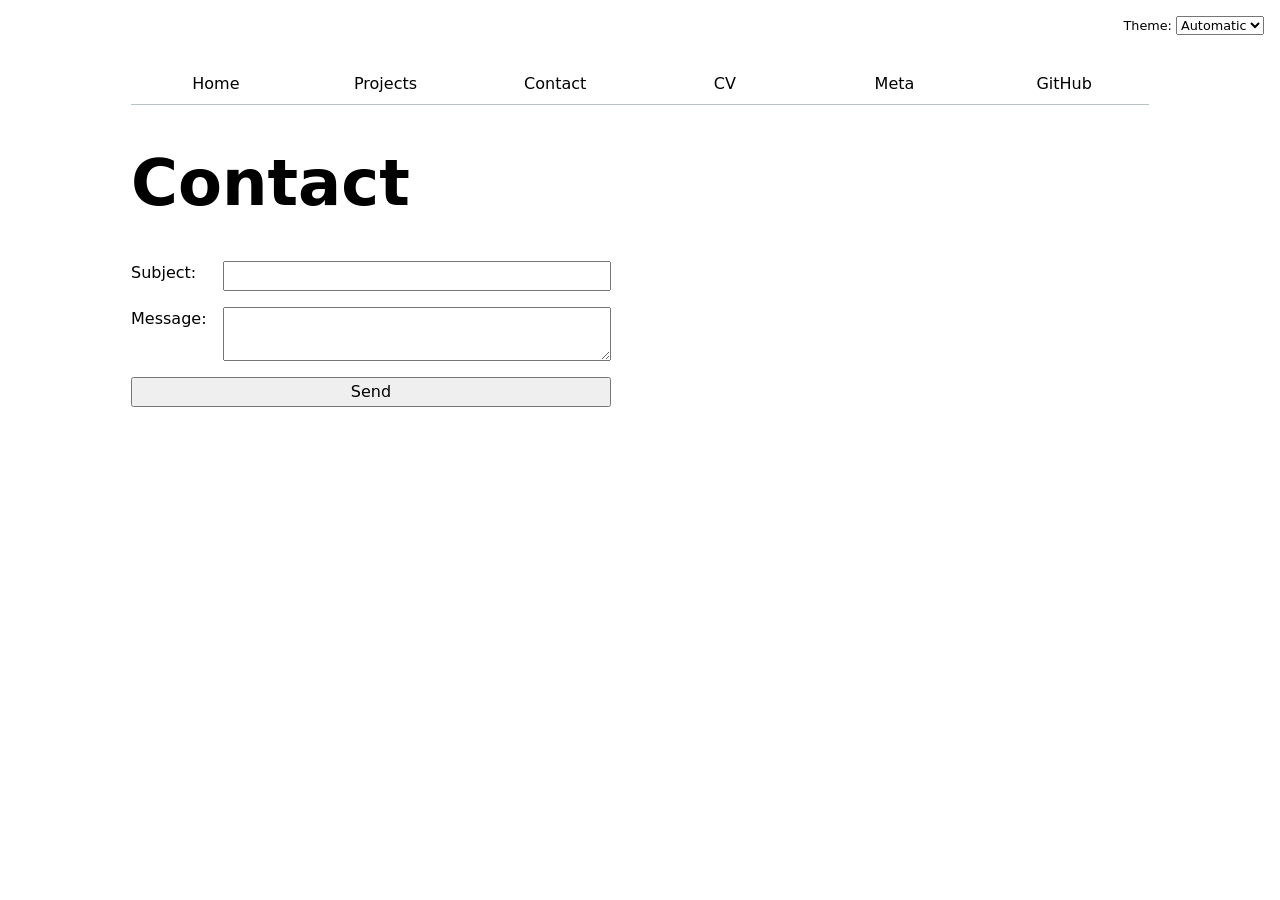
<file: contact/index.html>
<!DOCTYPE html>
<html lang="en">

<head>
    <meta charset="UTF-8">
    <meta name="viewport" content="width=device-width, initial-scale=1.0">
    <title>Contact - Yifei Chen</title>
    <link rel="stylesheet" href="../style.css">
    <script type="module" src="../global.js"></script>
</head>

<body>
    <h1>Contact</h1>
    <form action="mailto:yic152@ucsd.edu" method="GET">
        <label for="subject">
            Subject:
            <input type="text" id="subject" name="subject">
        </label>

        <label for="body">
            Message:
            <textarea id="body" name="body"></textarea>
        </label>

        <button type="submit">Send</button>
    </form>
</body>

</html>
</file>
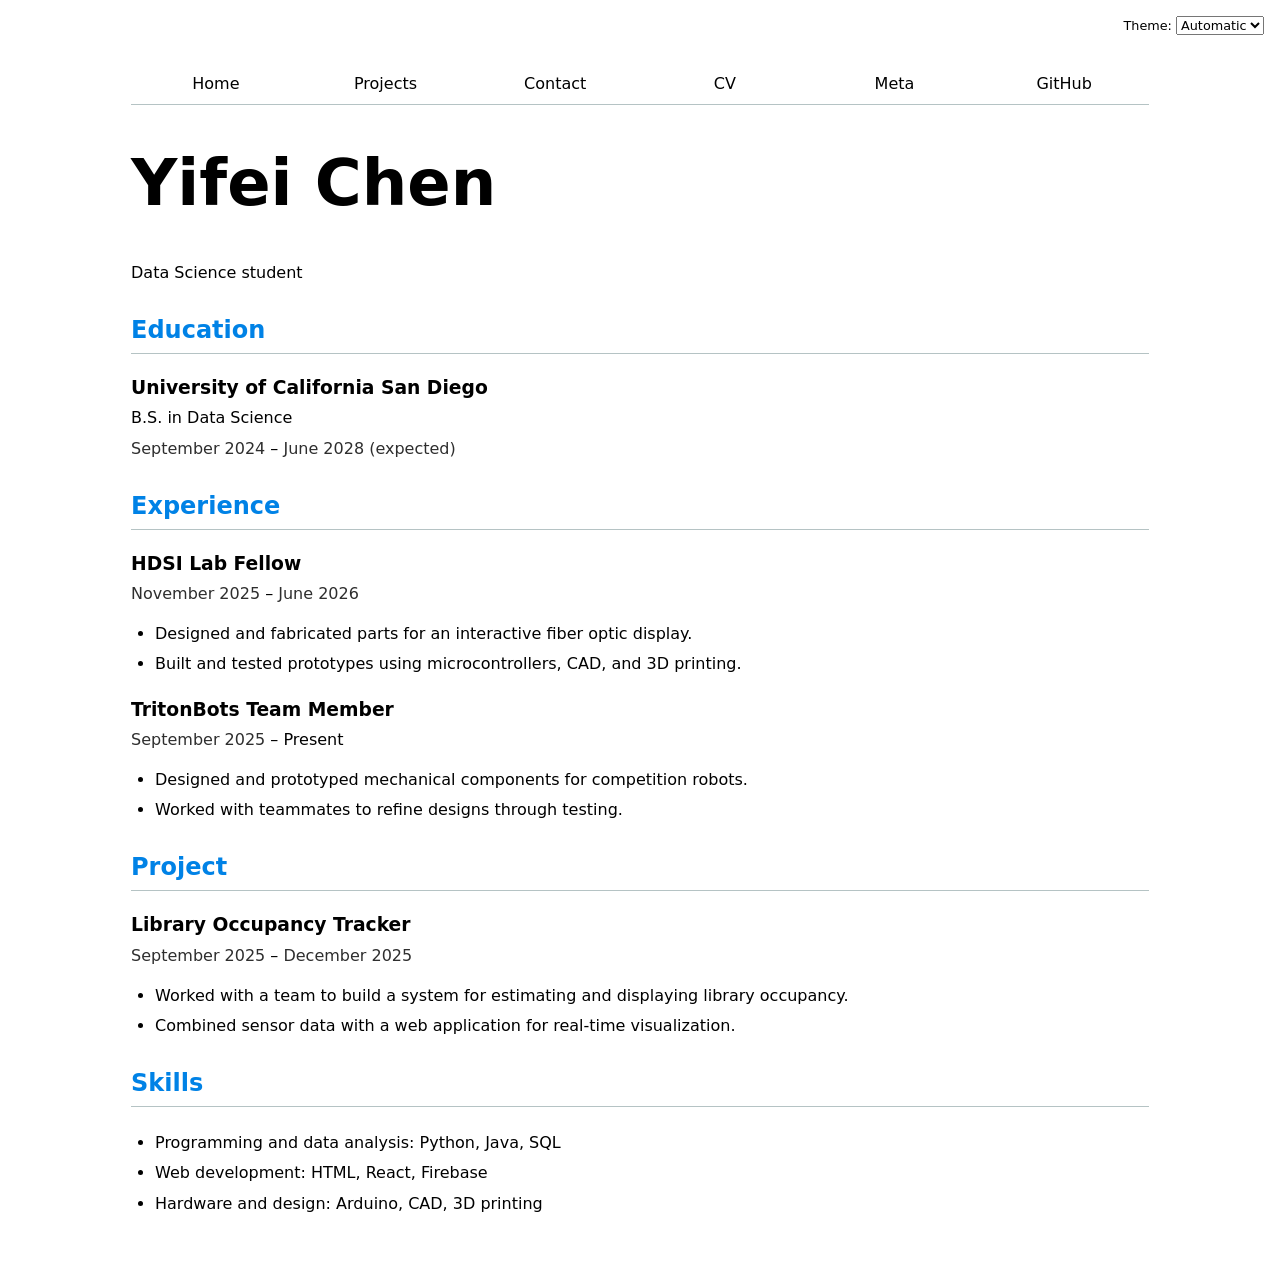
<file: cv/index.html>
<!DOCTYPE html>
<html lang="en">

<head>
    <meta charset="UTF-8">
    <meta name="viewport" content="width=device-width, initial-scale=1.0">
    <title>CV - Yifei Chen</title>
    <link rel="stylesheet" href="../style.css">
    <script type="module" src="../global.js"></script>
</head>

<body class="cv">

    <h1>Yifei Chen</h1>
    <p>Data Science student</p>

    <section>
        <h2>Education</h2>
        <article>
            <h3>University of California San Diego</h3>
            <p>B.S. in Data Science</p>
            <p>
                <time datetime="2024-09">September 2024</time> –
                <time datetime="2028-06">June 2028 (expected)</time>
            </p>
        </article>
    </section>

    <section>
        <h2>Experience</h2>

        <article>
            <h3>HDSI Lab Fellow</h3>
            <p>
                <time datetime="2025-11">November 2025</time> –
                <time datetime="2026-06">June 2026</time>
            </p>
            <ul>
                <li>Designed and fabricated parts for an interactive fiber optic display.</li>
                <li>Built and tested prototypes using microcontrollers, CAD, and 3D printing.</li>
            </ul>
        </article>

        <article>
            <h3>TritonBots Team Member</h3>
            <p><time datetime="2025-09">September 2025</time> – Present</p>
            <ul>
                <li>Designed and prototyped mechanical components for competition robots.</li>
                <li>Worked with teammates to refine designs through testing.</li>
            </ul>
        </article>
    </section>

    <section>
        <h2>Project</h2>
        <article>
            <h3>Library Occupancy Tracker</h3>
            <p>
                <time datetime="2025-09">September 2025</time> –
                <time datetime="2025-12">December 2025</time>
            </p>
            <ul>
                <li>Worked with a team to build a system for estimating and displaying library occupancy.</li>
                <li>Combined sensor data with a web application for real-time visualization.</li>
            </ul>
        </article>
    </section>

    <section>
        <h2>Skills</h2>
        <ul>
            <li>Programming and data analysis: Python, Java, SQL</li>
            <li>Web development: HTML, React, Firebase</li>
            <li>Hardware and design: Arduino, CAD, 3D printing</li>
        </ul>
    </section>
</body>

</html>
</file>
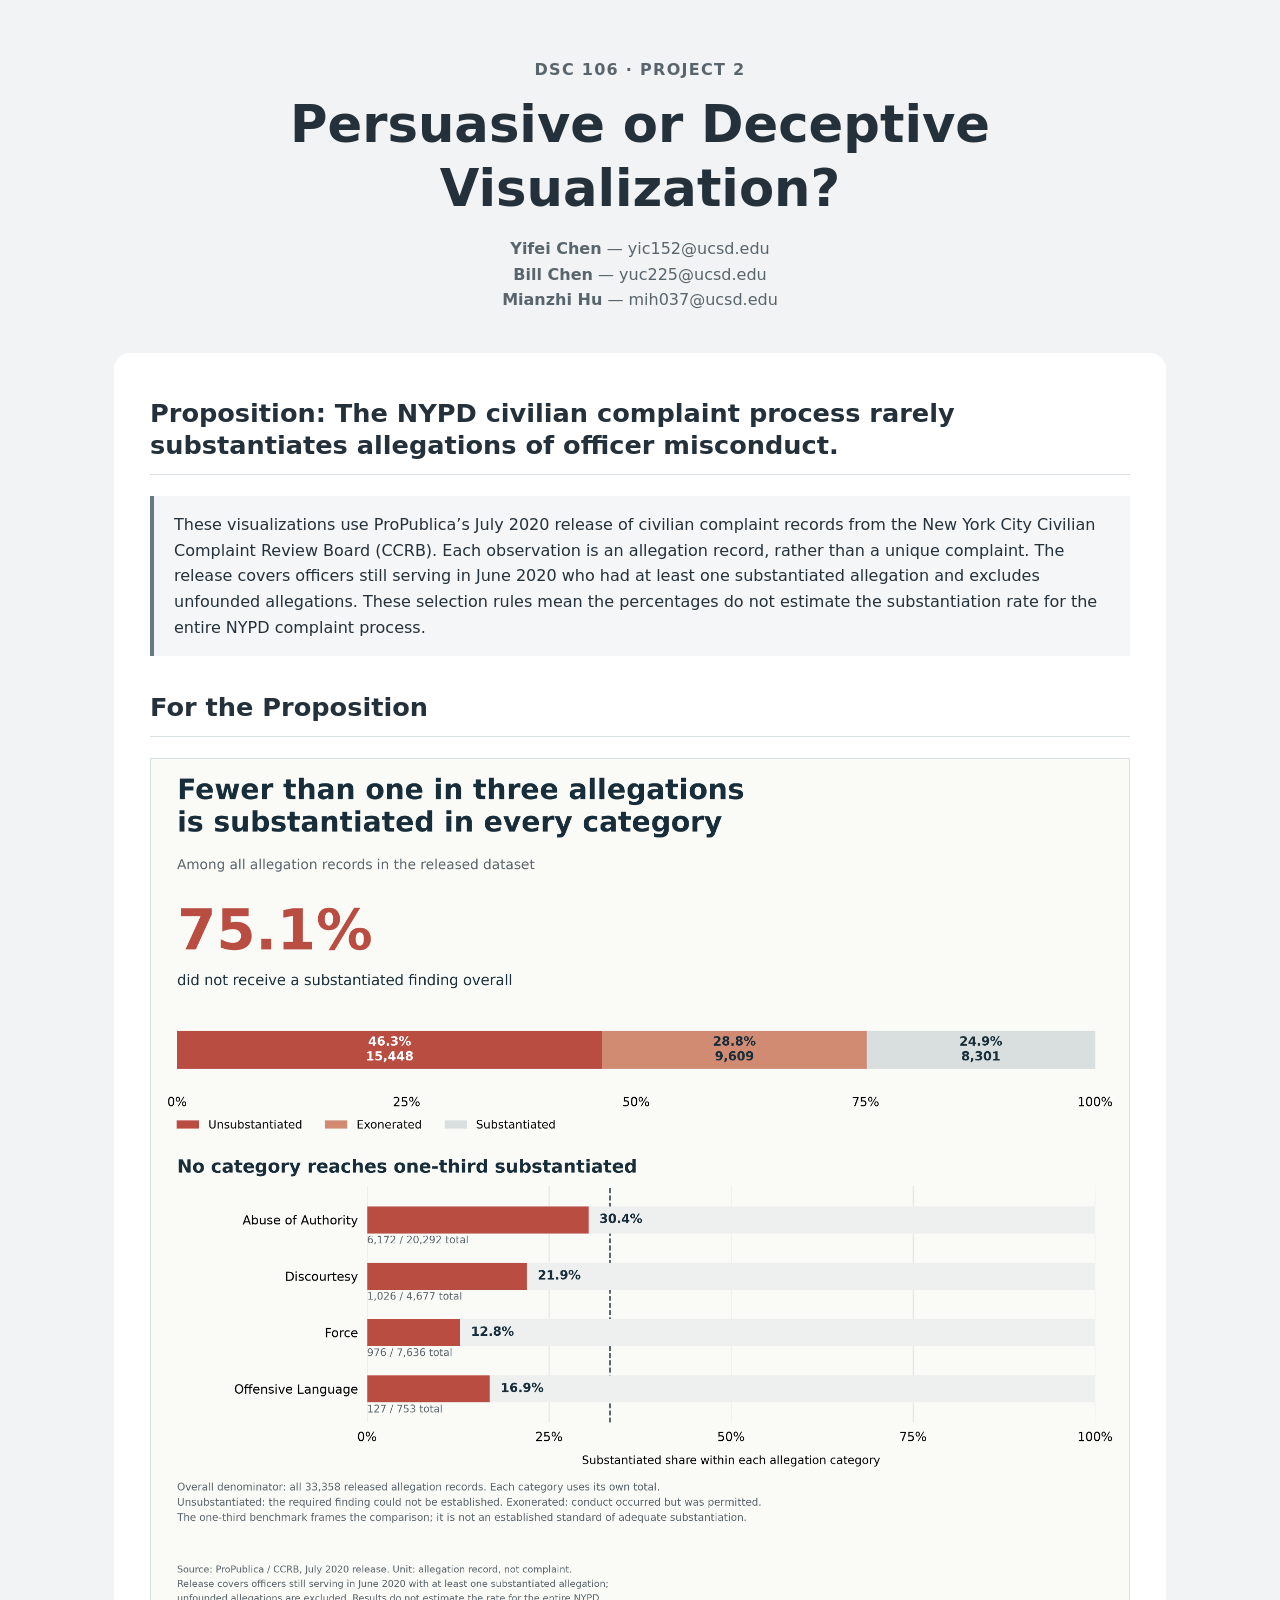
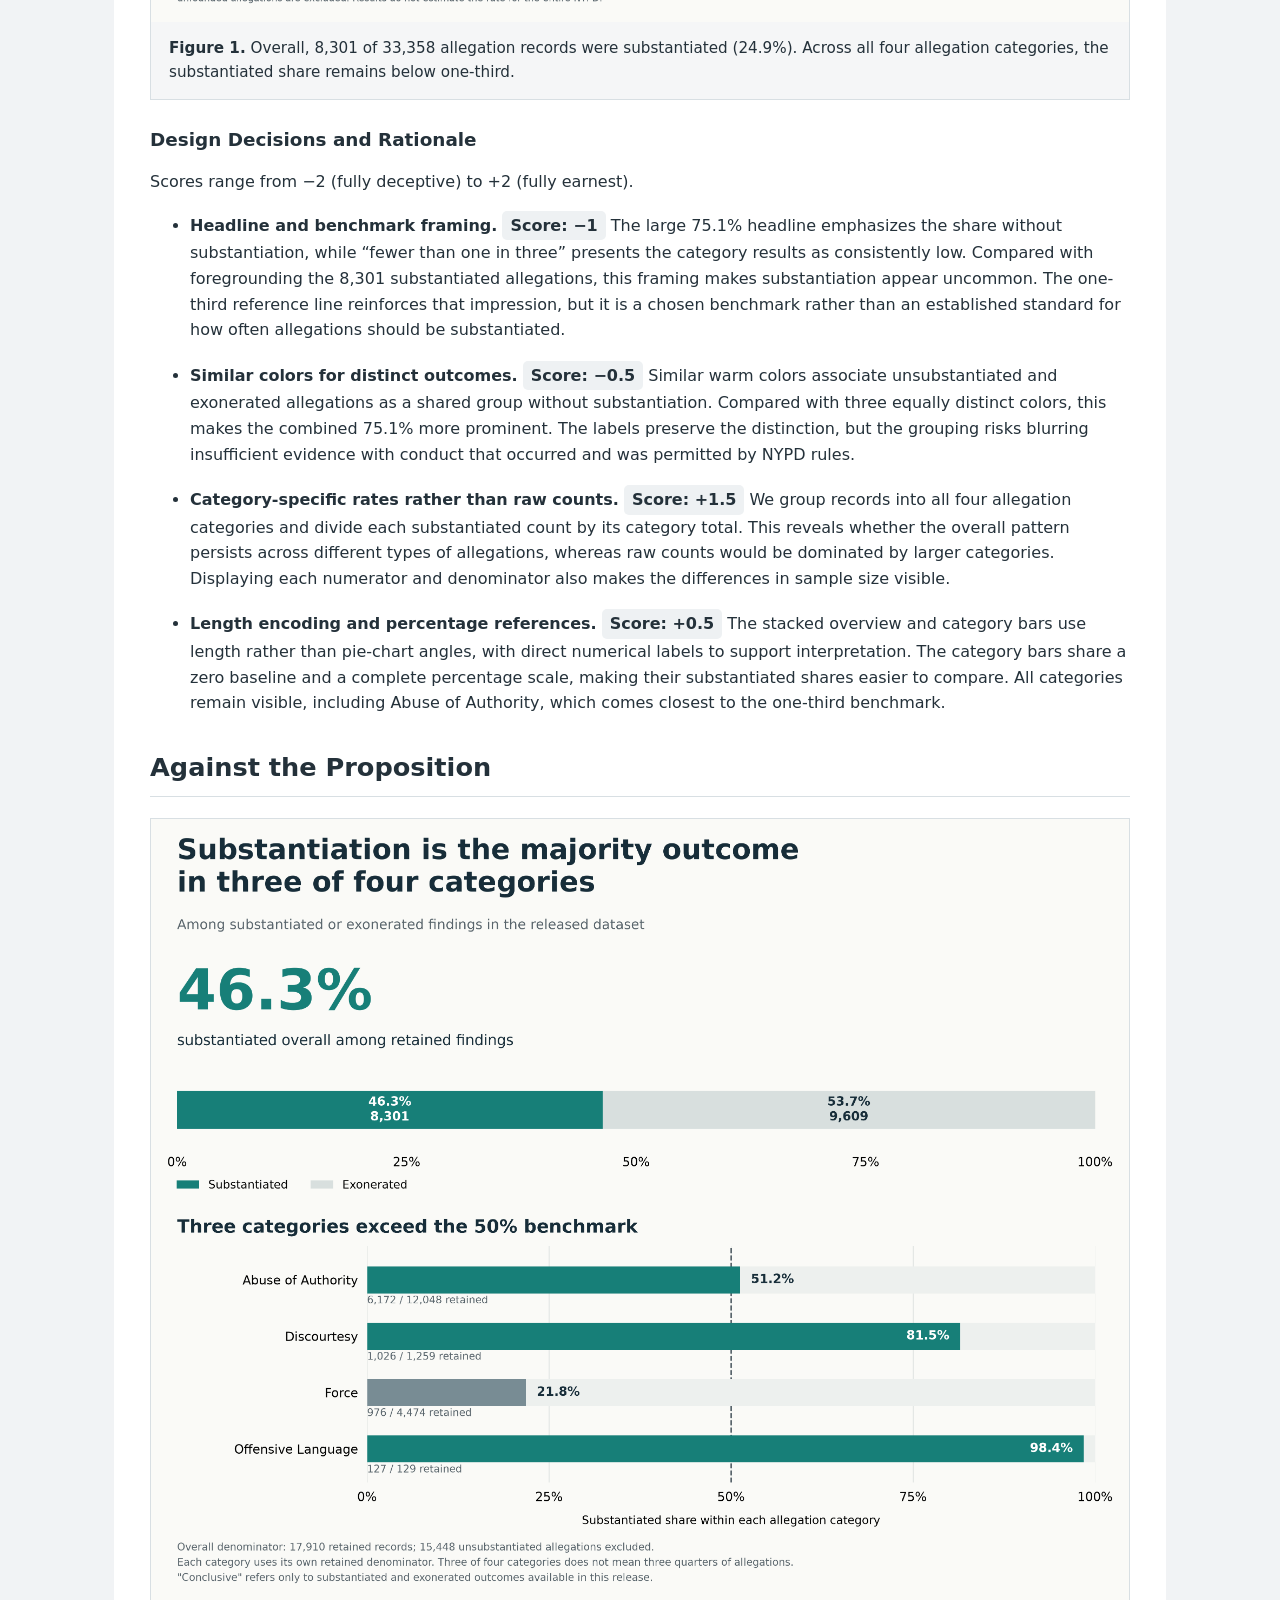
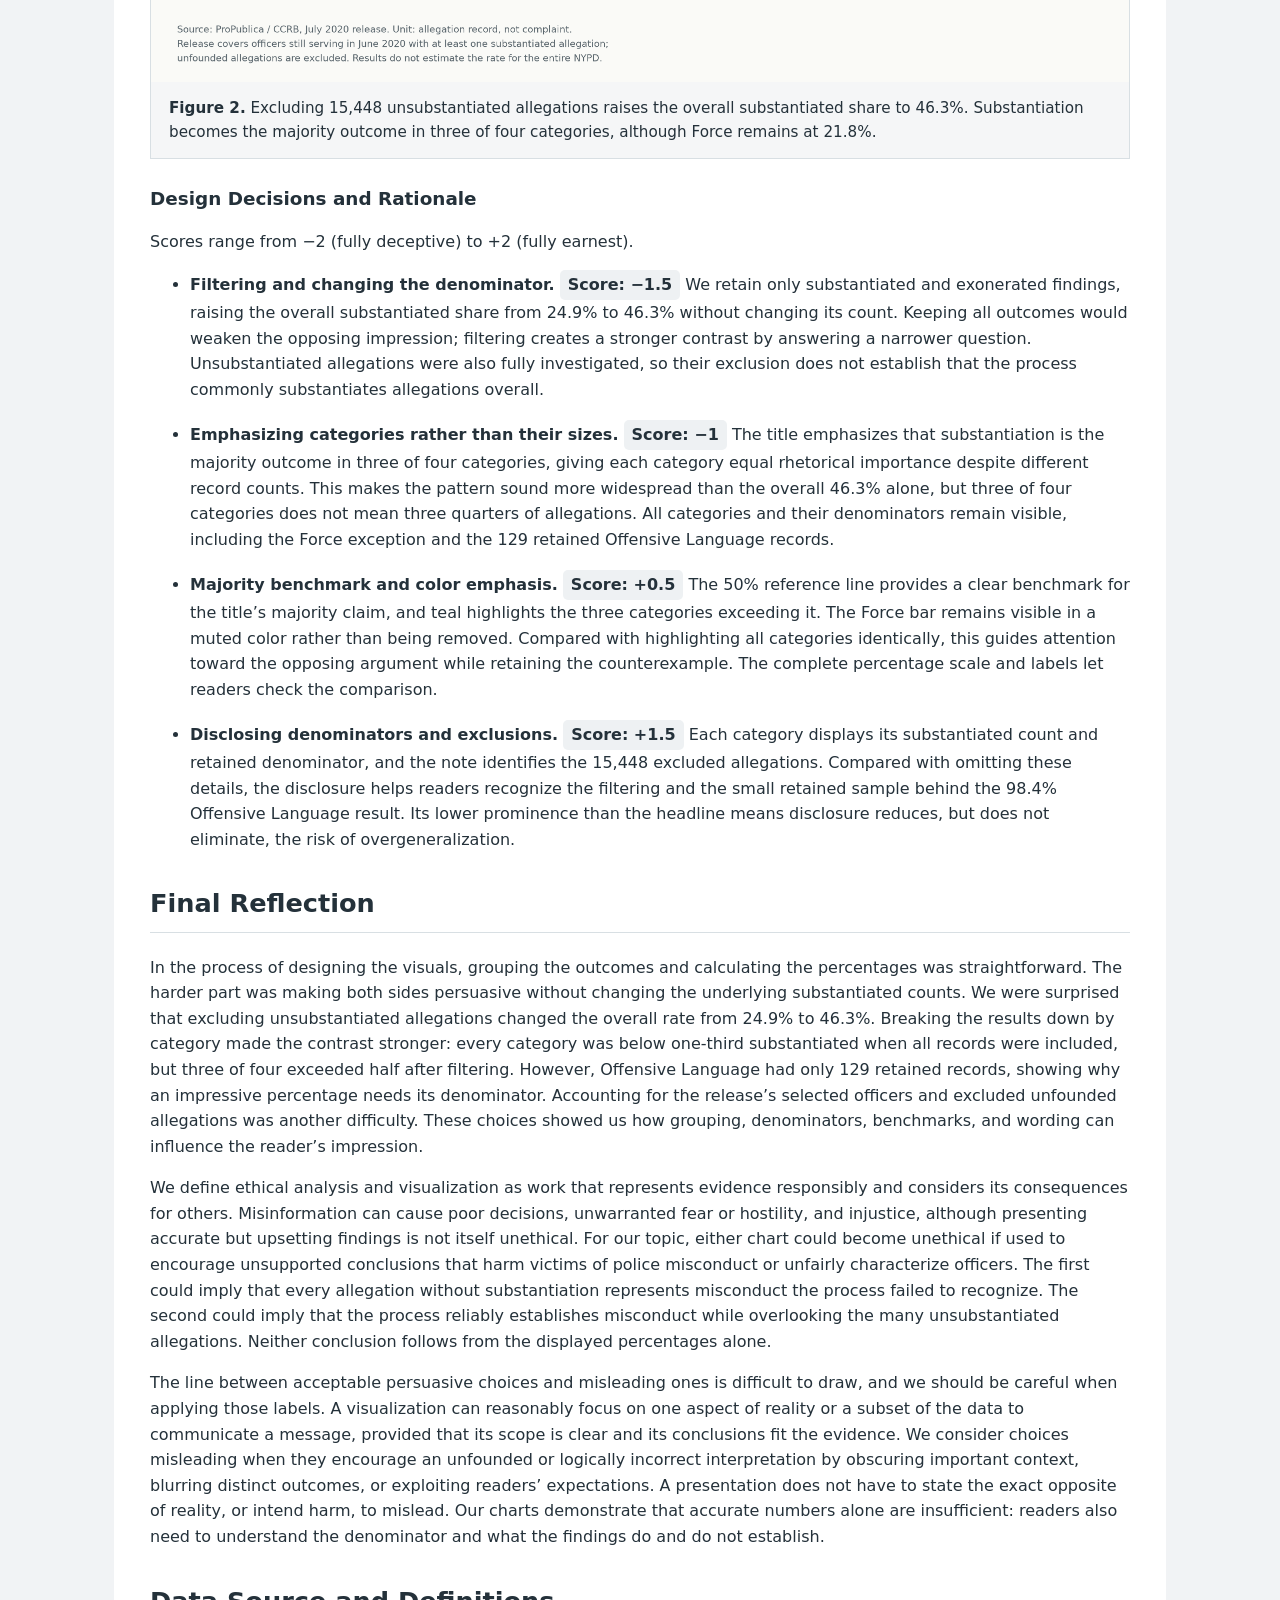
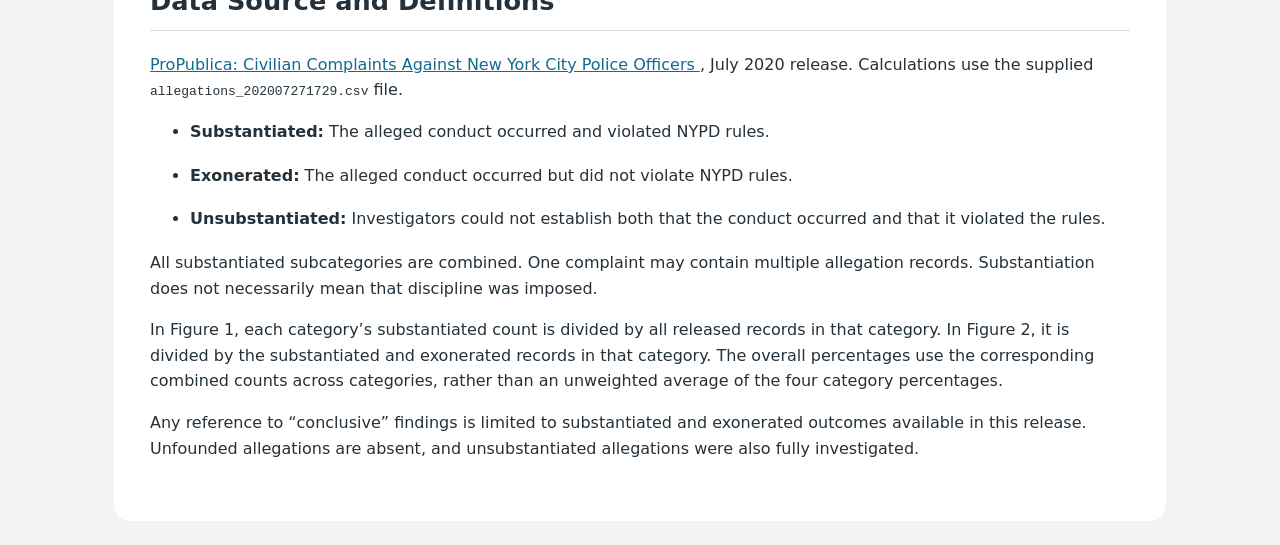
<file: project2/index.html>
<!doctype html>
<html lang="en">

<head>
    <meta charset="utf-8">
    <meta name="viewport" content="width=device-width, initial-scale=1">
    <title>Project 2: NYPD Civilian Complaint Findings</title>

    <style>
        :root {
            font-family: system-ui, sans-serif;
            color: #24313a;
            background: #f1f3f5;
            line-height: 1.6;
        }

        * {
            box-sizing: border-box;
        }

        body {
            max-width: 1100px;
            margin: 0 auto;
            padding: 24px;
        }

        header {
            padding: 24px 0;
            text-align: center;
        }

        h1,
        h2,
        h3 {
            line-height: 1.25;
        }

        h1 {
            font-size: clamp(2rem, 5vw, 3.2rem);
            margin: 12px 0;
        }

        h1 small {
            display: block;
            margin-bottom: 12px;
            color: #59656c;
            font-size: 1rem;
            text-transform: uppercase;
            letter-spacing: 0.08em;
        }

        h2 {
            padding-bottom: 12px;
            border-bottom: 1px solid #d8dfe3;
            font-size: 1.6rem;
        }

        h3 {
            margin-top: 28px;
            font-size: 1.15rem;
        }

        main {
            padding: 24px 36px;
            border-radius: 16px;
            background: white;
        }

        section {
            margin: 36px 0;
        }

        figure {
            margin: 20px 0;
            border: 1px solid #d8dfe3;
        }

        figure img {
            display: block;
            width: 100%;
            height: auto;
        }

        figcaption {
            padding: 14px 18px;
            background: #f5f6f7;
            font-size: 0.95rem;
        }

        li {
            margin-bottom: 18px;
        }

        .score {
            display: inline-block;
            padding: 2px 8px;
            border-radius: 5px;
            background: #eef1f3;
            font-weight: 600;
            white-space: nowrap;
        }

        .context {
            padding: 16px 20px;
            border-left: 4px solid #667985;
            background: #f5f6f7;
        }

        .members {
            color: #59656c;
            overflow-wrap: anywhere;
        }

        a {
            color: #126a91;
            overflow-wrap: anywhere;
        }

        code {
            overflow-wrap: anywhere;
        }

        @media (max-width: 600px) {
            body {
                padding: 12px;
            }

            main {
                padding: 16px;
            }

            ul {
                padding-left: 22px;
            }
        }
    </style>
</head>

<body>
    <header>
        <h1>
            <small>DSC 106 · Project 2</small>
            Persuasive or Deceptive Visualization?
        </h1>

        <p class="members">
            <strong>Yifei Chen</strong> — yic152@ucsd.edu<br>
            <strong>Bill Chen</strong> — yuc225@ucsd.edu<br>
            <strong>Mianzhi Hu</strong> — mih037@ucsd.edu
        </p>
    </header>

    <main>
        <h2>
            Proposition: The NYPD civilian complaint process rarely
            substantiates allegations of officer misconduct.
        </h2>

        <p class="context">
            These visualizations use ProPublica’s July 2020 release
            of civilian complaint records from the New York City
            Civilian Complaint Review Board (CCRB). Each observation
            is an allegation record, rather than a unique complaint.
            The release covers officers still serving in June 2020
            who had at least one substantiated allegation and excludes
            unfounded allegations. These selection rules mean the
            percentages do not estimate the substantiation rate for
            the entire NYPD complaint process.
        </p>

        <section aria-labelledby="for-heading">
            <h2 id="for-heading">For the Proposition</h2>

            <figure>
                <img src="ccrb_supporting.png" alt="Overall, 75.1% of released allegation records
                    did not receive a substantiated finding.
                    Substantiation is below one-third in every
                    category: Abuse of Authority 30.4%,
                    Discourtesy 21.9%, Force 12.8%, and
                    Offensive Language 16.9%.">
                <figcaption>
                    <strong>Figure 1.</strong>
                    Overall, 8,301 of 33,358 allegation records were
                    substantiated (24.9%). Across all four allegation
                    categories, the substantiated share remains
                    below one-third.
                </figcaption>
            </figure>

            <h3>Design Decisions and Rationale</h3>

            <p>
                Scores range from −2 (fully deceptive) to
                +2 (fully earnest).
            </p>

            <ul>
                <li>
                    <strong>Headline and benchmark framing.</strong>
                    <span class="score">Score: −1</span>
                    The large 75.1% headline emphasizes the share
                    without substantiation, while “fewer than one
                    in three” presents the category results as
                    consistently low. Compared with foregrounding
                    the 8,301 substantiated allegations, this
                    framing makes substantiation appear uncommon.
                    The one-third reference line reinforces that
                    impression, but it is a chosen benchmark rather
                    than an established standard for how often
                    allegations should be substantiated.
                </li>

                <li>
                    <strong>Similar colors for distinct outcomes.</strong>
                    <span class="score">Score: −0.5</span>
                    Similar warm colors associate unsubstantiated
                    and exonerated allegations as a shared group
                    without substantiation. Compared with three
                    equally distinct colors, this makes the combined
                    75.1% more prominent. The labels preserve the
                    distinction, but the grouping risks blurring
                    insufficient evidence with conduct that occurred
                    and was permitted by NYPD rules.
                </li>

                <li>
                    <strong>Category-specific rates rather than raw counts.</strong>
                    <span class="score">Score: +1.5</span>
                    We group records into all four allegation
                    categories and divide each substantiated count
                    by its category total. This reveals whether the
                    overall pattern persists across different types
                    of allegations, whereas raw counts would be
                    dominated by larger categories. Displaying each
                    numerator and denominator also makes the
                    differences in sample size visible.
                </li>

                <li>
                    <strong>Length encoding and percentage references.</strong>
                    <span class="score">Score: +0.5</span>
                    The stacked overview and category bars use length
                    rather than pie-chart angles, with direct
                    numerical labels to support interpretation.
                    The category bars share a zero baseline and a
                    complete percentage scale, making their
                    substantiated shares easier to compare.
                    All categories remain visible, including Abuse
                    of Authority, which comes closest to the
                    one-third benchmark.
                </li>
            </ul>
        </section>

        <section aria-labelledby="against-heading">
            <h2 id="against-heading">Against the Proposition</h2>

            <figure>
                <img src="ccrb_opposing.png" alt="After excluding unsubstantiated allegations,
                    46.3% of retained records are substantiated
                    overall. Category rates are Abuse of Authority
                    51.2%, Discourtesy 81.5%, Force 21.8%, and
                    Offensive Language 98.4%. Three categories
                    exceed half.">
                <figcaption>
                    <strong>Figure 2.</strong>
                    Excluding 15,448 unsubstantiated allegations
                    raises the overall substantiated share to 46.3%.
                    Substantiation becomes the majority outcome in
                    three of four categories, although Force
                    remains at 21.8%.
                </figcaption>
            </figure>

            <h3>Design Decisions and Rationale</h3>

            <p>
                Scores range from −2 (fully deceptive) to
                +2 (fully earnest).
            </p>

            <ul>
                <li>
                    <strong>Filtering and changing the denominator.</strong>
                    <span class="score">Score: −1.5</span>
                    We retain only substantiated and exonerated
                    findings, raising the overall substantiated
                    share from 24.9% to 46.3% without changing its
                    count. Keeping all outcomes would weaken the
                    opposing impression; filtering creates a
                    stronger contrast by answering a narrower
                    question. Unsubstantiated allegations were
                    also fully investigated, so their exclusion
                    does not establish that the process commonly
                    substantiates allegations overall.
                </li>

                <li>
                    <strong>Emphasizing categories rather than their sizes.</strong>
                    <span class="score">Score: −1</span>
                    The title emphasizes that substantiation is the
                    majority outcome in three of four categories,
                    giving each category equal rhetorical importance
                    despite different record counts. This makes
                    the pattern sound more widespread than the
                    overall 46.3% alone, but three of four categories
                    does not mean three quarters of allegations.
                    All categories and their denominators remain
                    visible, including the Force exception and the
                    129 retained Offensive Language records.
                </li>

                <li>
                    <strong>Majority benchmark and color emphasis.</strong>
                    <span class="score">Score: +0.5</span>
                    The 50% reference line provides a clear benchmark
                    for the title’s majority claim, and teal
                    highlights the three categories exceeding it.
                    The Force bar remains visible in a muted color
                    rather than being removed. Compared with
                    highlighting all categories identically, this
                    guides attention toward the opposing argument
                    while retaining the counterexample. The complete
                    percentage scale and labels let readers check
                    the comparison.
                </li>

                <li>
                    <strong>Disclosing denominators and exclusions.</strong>
                    <span class="score">Score: +1.5</span>
                    Each category displays its substantiated count
                    and retained denominator, and the note identifies
                    the 15,448 excluded allegations. Compared with
                    omitting these details, the disclosure helps
                    readers recognize the filtering and the small
                    retained sample behind the 98.4% Offensive
                    Language result. Its lower prominence than the
                    headline means disclosure reduces, but does
                    not eliminate, the risk of overgeneralization.
                </li>
            </ul>
        </section>

        <section aria-labelledby="reflection-heading">
            <h2 id="reflection-heading">Final Reflection</h2>

            <p>
                In the process of designing the visuals, grouping
                the outcomes and calculating the percentages was
                straightforward. The harder part was making both
                sides persuasive without changing the underlying
                substantiated counts. We were surprised that
                excluding unsubstantiated allegations changed the
                overall rate from 24.9% to 46.3%. Breaking the
                results down by category made the contrast stronger:
                every category was below one-third substantiated
                when all records were included, but three of four
                exceeded half after filtering. However, Offensive
                Language had only 129 retained records, showing why
                an impressive percentage needs its denominator.
                Accounting for the release’s selected officers and
                excluded unfounded allegations was another
                difficulty. These choices showed us how grouping,
                denominators, benchmarks, and wording can influence
                the reader’s impression.
            </p>

            <p>
                We define ethical analysis and visualization as work
                that represents evidence responsibly and considers
                its consequences for others. Misinformation can
                cause poor decisions, unwarranted fear or hostility,
                and injustice, although presenting accurate but
                upsetting findings is not itself unethical.
                For our topic, either chart could become unethical
                if used to encourage unsupported conclusions that
                harm victims of police misconduct or unfairly
                characterize officers. The first could imply that
                every allegation without substantiation represents
                misconduct the process failed to recognize.
                The second could imply that the process reliably
                establishes misconduct while overlooking the many
                unsubstantiated allegations. Neither conclusion
                follows from the displayed percentages alone.
            </p>

            <p>
                The line between acceptable persuasive choices and
                misleading ones is difficult to draw, and we should
                be careful when applying those labels. A
                visualization can reasonably focus on one aspect
                of reality or a subset of the data to communicate
                a message, provided that its scope is clear and
                its conclusions fit the evidence. We consider
                choices misleading when they encourage an
                unfounded or logically incorrect interpretation
                by obscuring important context, blurring distinct
                outcomes, or exploiting readers’ expectations.
                A presentation does not have to state the exact
                opposite of reality, or intend harm, to mislead.
                Our charts demonstrate that accurate numbers alone
                are insufficient: readers also need to understand
                the denominator and what the findings do and
                do not establish.
            </p>
        </section>

        <section aria-labelledby="source-heading">
            <h2 id="source-heading">Data Source and Definitions</h2>

            <p>
                <a
                    href="https://www.propublica.org/datastore/dataset/civilian-complaints-against-new-york-city-police-officers">
                    ProPublica: Civilian Complaints Against New York
                    City Police Officers
                </a>,
                July 2020 release. Calculations use the supplied
                <code>allegations_202007271729.csv</code> file.
            </p>

            <ul>
                <li>
                    <strong>Substantiated:</strong>
                    The alleged conduct occurred and violated
                    NYPD rules.
                </li>

                <li>
                    <strong>Exonerated:</strong>
                    The alleged conduct occurred but did not
                    violate NYPD rules.
                </li>

                <li>
                    <strong>Unsubstantiated:</strong>
                    Investigators could not establish both that
                    the conduct occurred and that it violated
                    the rules.
                </li>
            </ul>

            <p>
                All substantiated subcategories are combined.
                One complaint may contain multiple allegation
                records. Substantiation does not necessarily
                mean that discipline was imposed.
            </p>

            <p>
                In Figure 1, each category’s substantiated count
                is divided by all released records in that
                category. In Figure 2, it is divided by the
                substantiated and exonerated records in that
                category. The overall percentages use the
                corresponding combined counts across categories,
                rather than an unweighted average of the four
                category percentages.
            </p>

            <p>
                Any reference to “conclusive” findings is limited
                to substantiated and exonerated outcomes available
                in this release. Unfounded allegations are absent,
                and unsubstantiated allegations were also fully
                investigated.
            </p>
        </section>
    </main>
</body>

</html>
</file>
<file: style.css>
:root {
    --color-accent: oklch(60% 0.18 250);
    accent-color: var(--color-accent);
    color-scheme: light dark;
}

body {
    font: 100%/1.5 system-ui;
    max-width: 100ch;
    margin-inline: auto;
    padding: 1em;
    padding-top: 3.5rem;
}

img {
    max-width: 100%;
    height: auto;
}

form {
    max-width: 30em;
}

form input,
form textarea,
form button,
select {
    font: inherit;
}


nav {
    --border-color: oklch(50% 10% 200 / 40%);
    display: flex;
    flex-wrap: wrap;
    margin-bottom: 1em;
    border-bottom: 1px solid var(--border-color);
}

nav a {
    flex: 1 1 5em;
    min-width: 0;
    overflow-wrap: anywhere;
    text-decoration: none;
    color: inherit;
    text-align: center;
    padding: 0.5em;
}

nav a.current {
    border-bottom: 0.4em solid var(--border-color);
    padding-bottom: 0.1em;
}

nav a:hover {
    border-bottom: 0.4em solid var(--color-accent);
    padding-bottom: 0.1em;
    background-color: color-mix(in oklch, var(--color-accent), canvas 85%);
}

form {
    display: grid;
    grid-template-columns: auto 1fr;
    gap: 1em;
    max-width: 30em;
}

form label {
    display: grid;
    grid-template-columns: subgrid;
    grid-column: 1 / -1;
}

form button {
    grid-column: 1 / -1;
}

.projects {
    display: grid;
    grid-template-columns: repeat(auto-fill, minmax(min(15em, 100%), 1fr));
    gap: 1em;
}

.projects article {
    display: grid;
    grid-template-rows: subgrid;
    grid-row: span 3;
}

.projects h2 {
    margin: 0;
}

h1 {
    font-size: 400%;
}

h1,
h2,
h3,
h4,
h5,
h6 {
    line-height: 1.1;
    text-wrap: balance;
}

.cv section {
    margin-block: 2em;
}

.cv section h2 {
    color: var(--color-accent);
    border-bottom: 1px solid oklch(50% 10% 200 / 40%);
    padding-bottom: 0.4em;
    margin-bottom: 1em;
}

.cv article {
    margin-block: 1.5em;
}

.cv h3 {
    margin-bottom: 0.4em;
}

.cv article p {
    margin-block: 0.4em;
}

.cv time {
    color: color-mix(in oklch, canvastext, canvas 30%);
}

.cv ul {
    padding-left: 1.5em;
}

.cv li {
    margin-block: 0.4em;
}

form input,
form textarea,
form button {
    min-width: 0;
    width: 100%;
    box-sizing: border-box;
}

@media (max-width: 400px) {
    h1 {
        font-size: 250%;
        overflow-wrap: anywhere;
    }

    form {
        grid-template-columns: 1fr;
    }
}

.color-scheme {
    position: absolute;
    top: 1rem;
    right: 1rem;
    font-size: 80%;
}

#profile-stats dl {
    display: grid;
    grid-template-columns: repeat(4, minmax(0, 1fr));
    gap: 0.5rem 1rem;
    text-align: center;
}

#profile-stats dt {
    grid-row: 1;
    font-weight: bold;
}

#profile-stats dd {
    grid-row: 2;
    margin: 0;
    font-size: 2rem;
}

@media (max-width: 600px) {
    #profile-stats dl {
        grid-template-columns: repeat(2, minmax(0, 1fr));
    }

    #profile-stats dt:nth-of-type(n + 3) {
        grid-row: 3;
    }

    #profile-stats dd:nth-of-type(n + 3) {
        grid-row: 4;
    }
}

/* Lab 5, Step 0.1: Display project years */
.projects .project-details>p:first-child {
    margin-top: 0;
}

.projects .project-year {
    font-family: Baskerville, Georgia, serif;
    font-variant-numeric: oldstyle-nums;
    color: inherit;
    opacity: 0.7;
    margin-top: 0.5em;
}

/* Lab 5, Step 1.1: Size the projects chart */
#projects-pie-plot {
    display: block;
    width: 100%;
    max-width: 20em;
    flex: 0 1 20em;
    min-width: 0;
    margin: 0;
    overflow: visible;
}

/* Lab 5, Step 2.2: Arrange and frame the legend */
.legend {
    display: grid;
    grid-template-columns: repeat(auto-fill, minmax(9em, 1fr));
    gap: 1em;

    list-style: none;
    border: 1px solid;
    border-radius: 0.5em;
    padding: 1em;
    margin-block: 1em 2em;
}

/* Align each swatch with its label and value */
.legend-item {
    display: flex;
    align-items: center;
    gap: 0.5em;
}

/* Make each swatch a colored square */
.legend .swatch {
    display: inline-block;
    width: 1em;
    height: 1em;
    flex-shrink: 0;
    background-color: var(--color);
    border-radius: 0.2em;
}

/* Lab 5, Step 2.3: Place the pie and legend side by side */
.projects-chart {
    display: flex;
    align-items: center;
    gap: 2em;
    margin-block: 2em;
}

.projects-chart .legend {
    flex: 1;
    min-width: 0;
    margin: 0;
}

/* Stack the chart and legend on narrow screens */
@media (max-width: 40em) {
    .projects-chart {
        flex-direction: column;
        align-items: stretch;
    }

    .projects-chart #projects-pie-plot {
        flex: none;
        align-self: center;
    }

    .projects-chart .legend {
        grid-template-columns: repeat(auto-fill, minmax(min(9em, 100%), 1fr));
    }
}

/* Lab 5, Step 4.1: Style the project search field */
.searchBar {
    display: block;
    box-sizing: border-box;
    width: 100%;
    min-width: 0;
    margin-block: 0 2em;
    padding: 0.75em 1em;
    font: inherit;
    color: inherit;
    background-color: canvas;
    border: 1px solid;
    border-radius: 0.5em;
}

/* Lab 5, Step 5.1: Smoothly fade slices when another is hovered */
#projects-pie-plot path {
    transition: opacity 300ms;
}

#projects-pie-plot:has(path:hover) path:not(:hover) {
    opacity: 0.5;
}

/* Lab 5, Step 5.2: Highlight the selected year */
#projects-pie-plot path.selected,
.legend-item.selected {
    --color: #00bfa5 !important;
}

#projects-pie-plot path.selected {
    fill: var(--color);
}

/* Show that slices and legend entries are interactive */
#projects-pie-plot path,
.legend-item {
    cursor: pointer;
}

/* Hide focus outlines for mouse clicks */
#projects-pie-plot path:focus:not(:focus-visible),
.legend-item:focus:not(:focus-visible) {
    outline: none;
}

/* Keep a visible focus indicator for keyboard navigation */
#projects-pie-plot path:focus-visible,
.legend-item:focus-visible {
    outline: 2px solid currentColor;
    outline-offset: 3px;
}

/* Lab 6: Meta page summary statistics */

#stats dl.stats {
    display: grid;
    grid-template-columns: repeat(3, minmax(0, 1fr));
    gap: 0.5rem 1.5rem;
    margin-block: 2rem;
}

#stats dl.stats dt {
    grid-row: 1;
    margin: 0;
    font-size: 0.9rem;
    font-weight: normal;
    opacity: 0.7;
}

#stats dl.stats dd {
    grid-row: 2;
    margin: 0;
    font-size: 1.6rem;
    font-weight: bold;
}

#stats dl.stats dt:nth-of-type(n + 4) {
    grid-row: 3;
    margin-top: 1rem;
}

#stats dl.stats dd:nth-of-type(n + 4) {
    grid-row: 4;
}

@media (max-width: 600px) {
    #stats dl.stats {
        grid-template-columns: minmax(0, 1fr);
        gap: 0.35rem;
    }

    #stats dl.stats dt,
    #stats dl.stats dd {
        grid-row: auto;
    }

    #stats dl.stats dt:nth-of-type(n + 4),
    #stats dl.stats dd:nth-of-type(n + 4) {
        grid-row: auto;
    }

    #stats dl.stats dt {
        margin-top: 1rem;
    }

    #stats dl.stats dd {
        margin-bottom: 0.5rem;
    }
}

/* Lab 6: Commit scatterplot */

#chart {
    margin-block: 2rem;
}

#chart>svg {
    display: block;
    width: 100%;
    height: auto;
    max-height: none;
    aspect-ratio: 5 / 3;
}

#chart .x-axis,
#chart .y-axis {
    font-size: 12px;
    font-family: inherit;
}

#chart .axis-label {
    font-size: 14px;
    font-family: inherit;
}

/* Lab 6: Horizontal gridlines */

#chart .gridlines line {
    stroke: currentColor;
    stroke-opacity: 0.15;
}

#chart .gridlines .domain {
    display: none;
}

#chart .gridlines {
    pointer-events: none;
}

/* Lab 6: Commit information and tooltip */

dl.info {
    display: grid;
    grid-template-columns: auto 1fr;
    gap: 0.4rem 1rem;
    margin: 0;
}

dl.info dt {
    margin: 0;
    font-weight: normal;
    opacity: 0.7;
}

dl.info dd {
    margin: 0;
}

.tooltip {
    position: fixed;
    top: 1em;
    left: 1em;
    z-index: 1000;
    background-color: Canvas;
    color: CanvasText;
    border: 1px solid color-mix(in srgb, CanvasText 20%, transparent);
    border-radius: 8px;
    padding: 1rem;
    box-shadow: 0 4px 16px rgb(0 0 0 / 0.2);
    font-size: 0.9rem;
    box-sizing: border-box;
    max-width: min(360px, calc(100vw - 2rem));
    overflow-wrap: anywhere;
}

#commit-tooltip dd {
    min-width: 0;
}

#chart .dots circle {
    transition: transform 200ms, r 400ms;
    transform-origin: center;
    transform-box: fill-box;
}

#chart .dots circle:hover {
    transform: scale(1.5);
}

/* Lab 6: Tooltip visibility */

dl.info {
    transition-duration: 200ms;
    transition-property: opacity, visibility;
}

dl.info[hidden]:not(:hover, :focus-within) {
    opacity: 0;
    visibility: hidden;
    pointer-events: none;
}

/* Lab 6: Brush selection rectangle */

@keyframes marching-ants {
    to {
        stroke-dashoffset: -8;
    }
}

#chart .selection {
    fill: currentColor;
    fill-opacity: 0.1;
    stroke: currentColor;
    stroke-opacity: 0.7;
    stroke-width: 1;
    stroke-dasharray: 5 3;
    animation: marching-ants 2s linear infinite;
}

/* Lab 6: Selected commits */

#chart .dots circle.selected {
    fill: #ff6b6b;
}

/* Lab 6: Selected commits' language breakdown */

#language-breakdown {
    display: grid;
    grid-template-columns: auto 1fr;
    gap: 0.5rem 1.5rem;
    margin-block: 1rem 2rem;
}

#language-breakdown dt {
    margin: 0;
    font-weight: normal;
    opacity: 0.7;
}

#language-breakdown dd {
    margin: 0;
    font-weight: bold;
}

/* Lab 8, Step 1.4: Start new commit circles at radius zero. */
@starting-style {
    #chart .dots circle {
        r: 0;
    }
}

/* Lab 8, Step 2.1: Align filenames and line counts. */
#files {
    display: grid;
    grid-template-columns: minmax(0, 1fr) minmax(0, 4fr);
    gap: 0.4rem 1rem;
}

#files>div {
    grid-column: 1 / -1;
    display: grid;
    grid-template-columns: subgrid;
}

#files dt {
    grid-column: 1;
    overflow-wrap: anywhere;
}

#files dd {
    grid-column: 2;
    display: flex;
    flex-wrap: wrap;
    align-items: flex-start;
    align-content: flex-start;
    gap: 0.15em;
    padding-top: 0.35em;
    margin: 0;
}

#files dt small {
    display: block;
    opacity: 0.75;
}

#files .loc {
    flex: 0 0 0.5em;
    aspect-ratio: 1;
    border-radius: 50%;
    background: var(--color, steelblue);
}

/* Lab 8, Step 3.1: Place the story beside the sticky scatter plot. */
#scrolly-1 {
    position: relative;
    display: grid;
    grid-template-columns: minmax(0, 1fr) minmax(0, 2fr);
    align-items: start;
    gap: 1rem;
}

#scatter-story {
    position: relative;
    min-height: 100vh;
}

#scatter-plot {
    position: sticky;
    top: 1rem;
}

#scatter-plot h2 {
    margin-top: 0;
}

#scatter-story .step,
#file-story .step {
    min-height: 70vh;
    padding-block: 1rem;
}

#scatter-story .step h3,
#file-story .step h3 {
    margin-top: 0;
}

/* Lab 8, Step 4: Keep the file visualization beside its story. */
#scrolly-2 {
    display: grid;
    grid-template-columns: minmax(0, 1fr) minmax(0, 2fr);
    align-items: start;
    gap: 1rem;
    margin-top: 2rem;
}

#file-plot {
    position: sticky;
    top: 1rem;
    max-height: calc(100vh - 2rem);
    overflow-y: auto;
}

#file-plot h2 {
    margin-top: 0;
}
</file>
